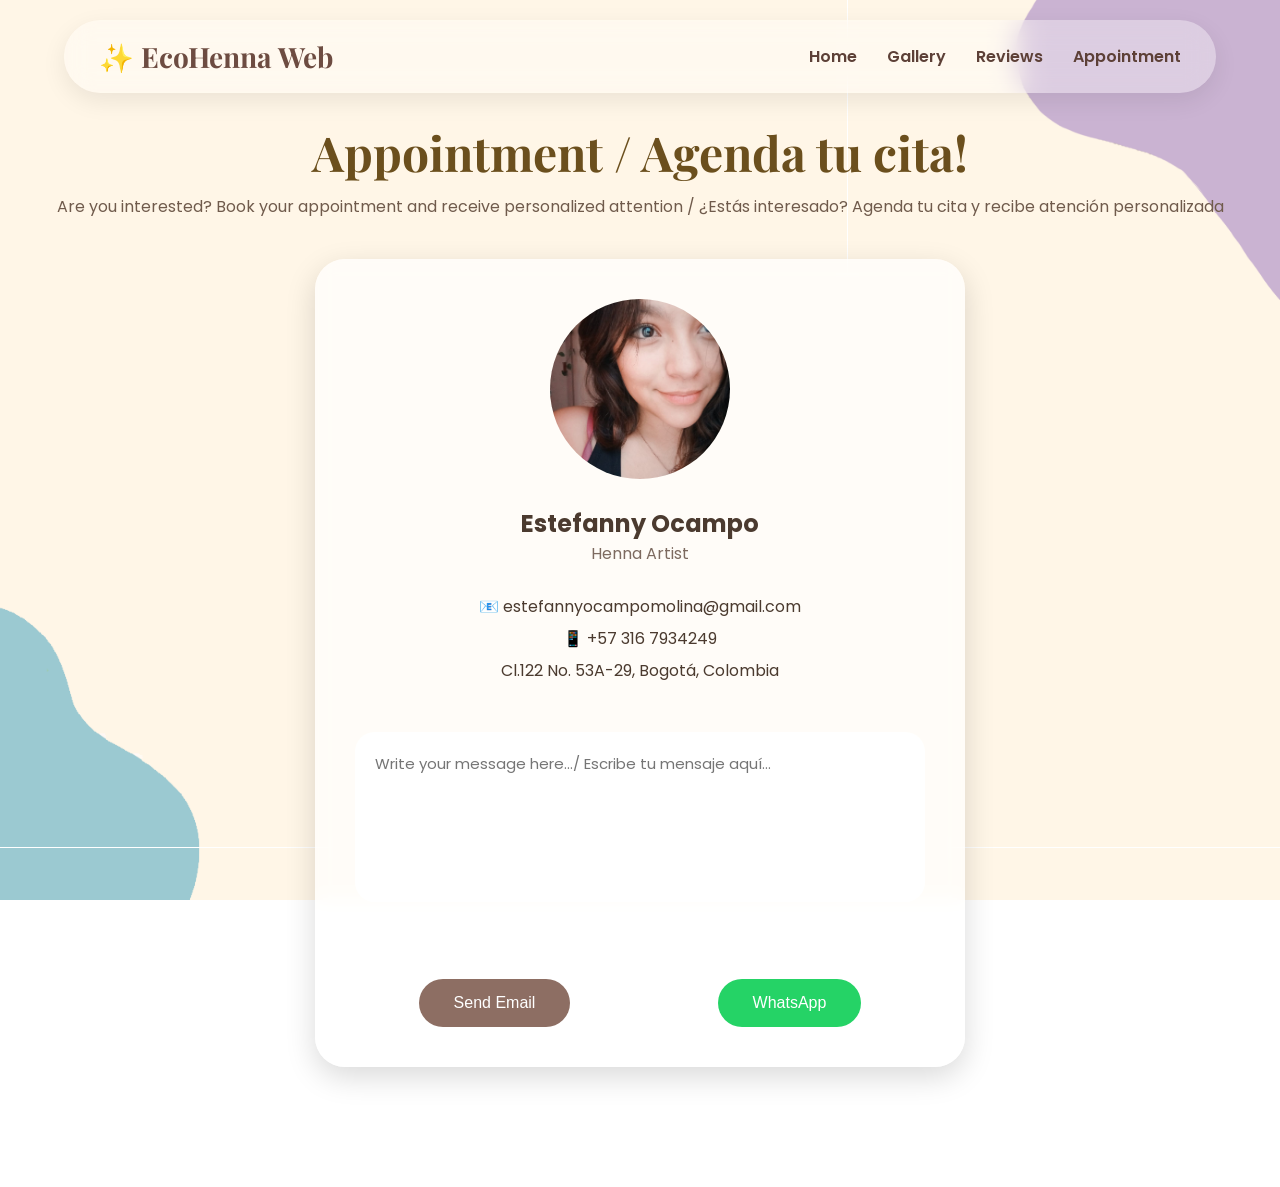
<file: appointment.html>
<!DOCTYPE html>
<html lang="en">

<head>

    <meta charset="UTF-8">
    <meta name="viewport" content="width=device-width, initial-scale=1.0">

    <title>Heena | Appointment</title>

    <link rel="stylesheet" href="css/style.css">

    <link href="https://fonts.googleapis.com/css2?family=Playfair+Display:wght@700&family=Poppins:wght@400;500&display=swap" rel="stylesheet">

</head>

<body>
    <nav class="navbar">

    <a href="index.html" class="logo">
        ✨ EcoHenna Web
    </a>

    <div class="navLinks">

        <a href="index.html">Home</a>

        <a href="gallery.html">Gallery</a>

        <a href="reviews.html">Reviews</a>

        <a href="appointment.html">Appointment</a>

    </div>

</nav>

    <div class="background"></div>

    <main class="container">

        <h1>Appointment / Agenda tu cita!</h1>

        <p class="hint">
           Are you interested? Book your appointment and receive personalized attention / ¿Estás interesado? Agenda tu cita y recibe atención personalizada


        </p>

        <div class="contactCard">

            <img src="assets/profile.png" class="profileImage">

            <h2>Estefanny Ocampo</h2>

            <p class="role">
                Henna Artist
            </p>

            <div class="contactInfo">

                <p>
                    📧 estefannyocampomolina@gmail.com

                </p>

                <p>
                    📱 +57 316 7934249
                </p>

                <p>
                    Cl.122 No. 53A-29, Bogotá, Colombia

                </p>

            </div>

            <textarea
                id="emailMessage"
                placeholder="Write your message here.../ Escribe tu mensaje aquí..."></textarea
            ></textarea>

            <div class="contactButtons">

                <button class="galleryButton"
                        onclick="sendEmail()">

                    Send Email

                </button>

                <button class="galleryButton whatsappButton"
                        onclick="openWhatsApp()">

                    WhatsApp

                </button>

            </div>

        </div>

    </main>

    <script src="js/script.js"></script>

</body>

</html>
</file>
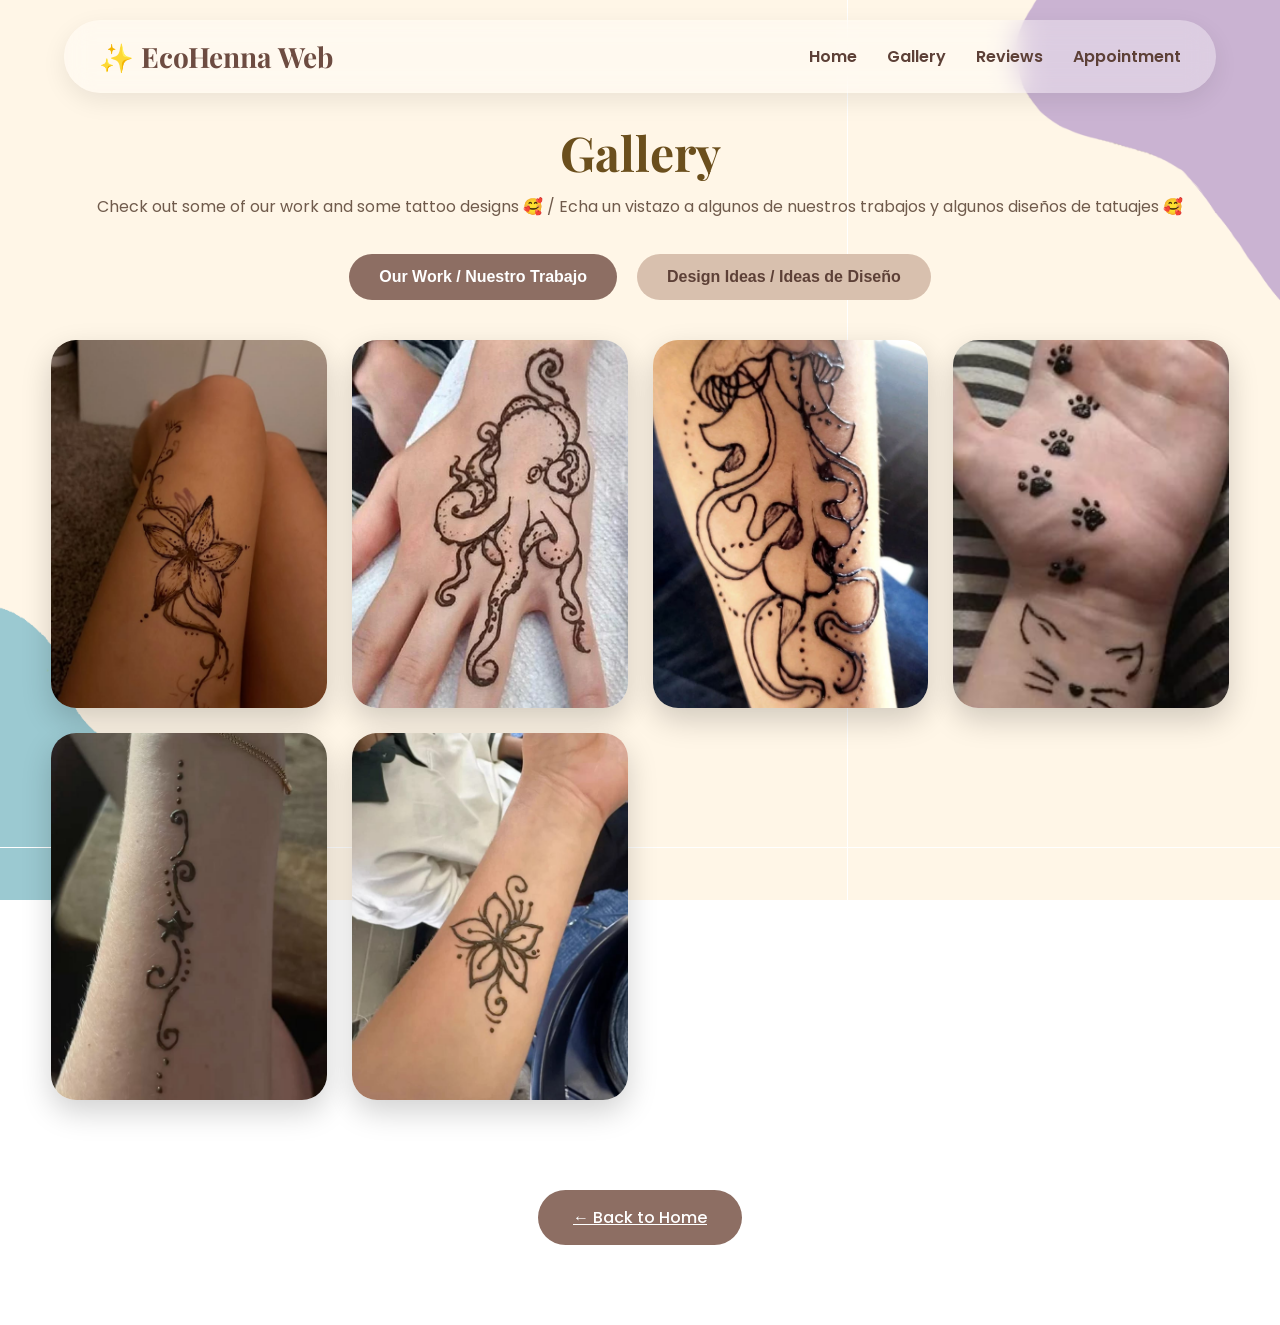
<file: gallery.html>
<!DOCTYPE html>
<html lang="en">

<head>

    <meta charset="UTF-8">
    <meta name="viewport" content="width=device-width, initial-scale=1.0">

    <title>Heena | Gallery / Galería  </title>

    <link rel="stylesheet" href="css/style.css">

    <link href="https://fonts.googleapis.com/css2?family=Playfair+Display:wght@700&family=Poppins:wght@400;500&display=swap" rel="stylesheet">

</head>

<body>
    <nav class="navbar">

    <a href="index.html" class="logo">
        ✨ EcoHenna Web
    </a>

    <div class="navLinks">

        <a href="index.html">Home</a>

        <a href="gallery.html">Gallery</a>

        <a href="reviews.html">Reviews</a>

        <a href="appointment.html">Appointment</a>

    </div>

</nav>

    <!-- Fondo -->
    <div class="background"></div>

    <main class="container">

        <h1>Gallery</h1>

        <p class="hint">
            Check out some of our work and some tattoo designs 🥰
            / Echa un vistazo a algunos de nuestros trabajos y algunos diseños de tatuajes 🥰
        </p>

        <!-- Botones -->

        <div class="galleryTabs">

            <button class="tab active"
                    onclick="showGallery('work', this)">
                Our Work / Nuestro Trabajo
            </button>

            <button class="tab"
                    onclick="showGallery('designs', this)">
                Design Ideas / Ideas de Diseño
            </button>

        </div>

        <!-- Aquí aparecerán las imágenes -->

        <div class="galleryGrid" id="galleryGrid">

        </div>

        <div class="buttons">

            <a href="index.html" class="galleryButton">
                ← Back to Home
            </a>

        </div>

    </main>

    <!-- Imagen ampliada -->

    <div id="viewer" class="viewer" onclick="closeImage()">

        <img id="viewerImg">

    </div>

    <script src="js/script.js"></script>

</body>

</html>
</file>
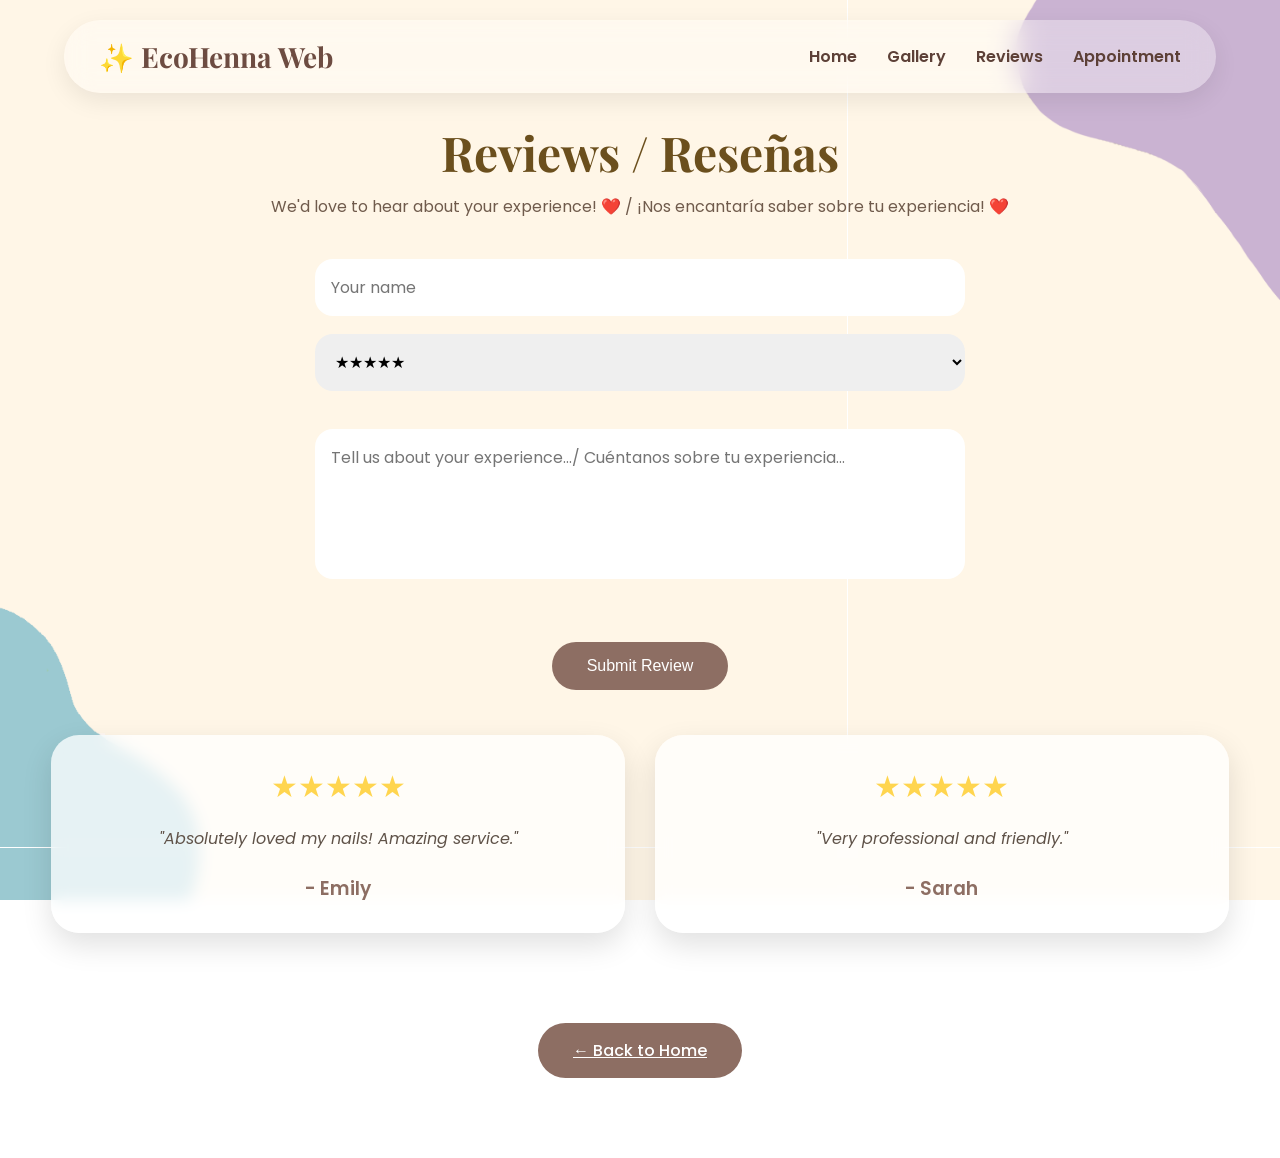
<file: reviews.html>
<!DOCTYPE html>
<html lang="en">

<head>

    <meta charset="UTF-8">
    <meta name="viewport" content="width=device-width, initial-scale=1.0">

    <title>Heena | Reviews</title>

    <link rel="stylesheet" href="css/style.css">

    <link href="https://fonts.googleapis.com/css2?family=Playfair+Display:wght@700&family=Poppins:wght@400;500&display=swap" rel="stylesheet">

</head>

<body>
    <nav class="navbar">

    <a href="index.html" class="logo">
        ✨ EcoHenna Web
    </a>

    <div class="navLinks">

        <a href="index.html">Home</a>

        <a href="gallery.html">Gallery</a>

        <a href="reviews.html">Reviews</a>

        <a href="appointment.html">Appointment</a>

    </div>

</nav>

<div class="background"></div>

<main class="container">

    <h1>Reviews / Reseñas</h1>

    <p class="hint">
        We'd love to hear about your experience! ❤️ /
        ¡Nos encantaría saber sobre tu experiencia! ❤️

    </p>

    <div class="reviewForm">

        <input
            type="text"
            id="reviewName"
            placeholder="Your name">

        <select id="reviewStars">

            <option value="★★★★★">★★★★★</option>
            <option value="★★★★☆">★★★★☆</option>
            <option value="★★★☆☆">★★★☆☆</option>
            <option value="★★☆☆☆">★★☆☆☆</option>
            <option value="★☆☆☆☆">★☆☆☆☆</option>

        </select>

        <textarea
            id="reviewMessage"
            placeholder="Tell us about your experience.../ Cuéntanos sobre tu experiencia..."></textarea>

        <button
            class="galleryButton"
            onclick="addReview()">

            Submit Review

        </button>

    </div>

    <div
        class="reviewsGrid"
        id="reviewsContainer">

    </div>

    <div class="buttons">

        <a
            href="index.html"
            class="galleryButton">

            ← Back to Home

        </a>

    </div>

</main>

<script src="js/script.js"></script>

</body>

</html>
</file>
<file: css/style.css>
/* ===========================
   HEENA
   style.css
=========================== */

*{
    margin:0;
    padding:0;
    box-sizing:border-box;
}

html{
    scroll-behavior:smooth;
}

body{

    font-family:'Poppins',sans-serif;
    overflow-x:hidden;
    min-height:100vh;
    position:relative;
    color:#4b3a2f;

}

/* ===========================
        FONDO
=========================== */

/* ===========================
        FONDO
=========================== */

.background{

    position:fixed;

    inset:0;

    background-image:url("../assets/background.png");

    background-size:cover;

    background-position:center;

    background-repeat:no-repeat;

    z-index:-2;

}

.background::after{

    content:"";

    position:absolute;

    inset:0;

    background:rgba(255,255,255,.25);

    backdrop-filter:blur(0px);

}
/* ===========================
      CONTENEDOR
=========================== */

.container{

    width:min(1200px,92%);
    margin:auto;

    padding:45px 0 80px;
    padding-top:120px;

}

/* ===========================
      TITULOS
=========================== */

h1{

    font-family:"Playfair Display",serif;

    text-align:center;

    font-size:3rem;

    color:#6b4f1d;

    margin-bottom:10px;

}

.hint{

    text-align:center;

    margin-bottom:35px;

    color:#705b4c;

}

/* ===========================
      CARRUSEL
=========================== */

.carousel{

    display:flex;
    align-items:center;
    justify-content:center;
    gap:20px;

}

.carousel-track{

    display:flex;
    gap:20px;

    width:min(860px, calc(260px * 3 + 40px));

    overflow:hidden;

    scroll-behavior:smooth;

}

.carousel-track::-webkit-scrollbar{

    display:none;

}

/* ===========================
      IMAGENES
=========================== */

.carousel img{

    min-width:260px;

    width:260px;

    height:360px;

    object-fit:cover;

    border-radius:28px;

}

.carousel img:hover{

    transform:translateY(-8px) scale(1.03);

}

/* ===========================
      FLECHAS
=========================== */

.arrow{

    width:55px;

    height:55px;

    border:none;

    border-radius:50%;

    font-size:22px;

    cursor:pointer;

    color:white;

    background:#8d6e63;

    transition:.25s;

}

.arrow:hover{

    background:#6d4c41;

    transform:scale(1.08);

}

/* ===========================
      BOTON
=========================== */

.galleryButton{

    display:block;

    margin:45px auto 0;

    border:none;

    cursor:pointer;

    padding:15px 35px;

    border-radius:999px;

    background:#8d6e63;

    color:white;

    font-size:16px;

    transition:.3s;

    font-weight:500;

}

.galleryButton:hover{

    transform:translateY(-3px);

    background:#6d4c41;

}

/* ===========================
      VISOR
=========================== */

.viewer{

    position:fixed;

    inset:0;

    background:rgba(0,0,0,.8);

    display:none;

    justify-content:center;

    align-items:center;

    z-index:999;

}

.viewer img{

    width:min(90%,850px);

    border-radius:25px;

    box-shadow:0 0 35px rgba(0,0,0,.45);

}

/* ===========================
      ANIMACIONES
=========================== */

.container{

    animation:fade .8s;

}

@keyframes fade{

    from{

        opacity:0;

        transform:translateY(25px);

    }

    to{

        opacity:1;

        transform:none;

    }

}
/* ===========================
        GALLERY PAGE
=========================== */

.galleryGrid{

    display:grid;

    grid-template-columns:repeat(auto-fit,minmax(260px,1fr));

    gap:25px;

    margin-top:40px;

}

.galleryGrid img{

    width:100%;

    aspect-ratio:3/4;

    object-fit:cover;

    border-radius:25px;

    cursor:pointer;

    transition:.35s;

    box-shadow:0 12px 30px rgba(0,0,0,.18);

}

.galleryGrid img:hover{

    transform:translateY(-8px) scale(1.03);

}

.buttons{

    display:flex;

    justify-content:center;

    margin-top:45px;

}
@media (max-width:900px){

    .carousel-track{

        width:560px;

    }

}

@media (max-width:650px){

    .carousel-track{

        width:260px;

    }

}
/* ===========================
        GALLERY TABS
=========================== */

.galleryTabs{

    display:flex;

    justify-content:center;

    gap:20px;

    margin:35px 0;

}

.tab{

    border:none;

    padding:14px 30px;

    border-radius:40px;

    background:#d8c0ae;

    color:#5d4037;

    cursor:pointer;

    font-size:16px;

    transition:.3s;

    font-weight:600;

}

.tab:hover{

    transform:translateY(-2px);

}

.tab.active{

    background:#8d6e63;

    color:white;

}

/* ===========================
      APPOINTMENT
=========================== */

.contactCard{

    max-width:650px;

    margin:40px auto;

    padding:40px;

    border-radius:30px;

    background:rgba(255,255,255,.70);

    backdrop-filter:blur(10px);

    text-align:center;

    box-shadow:0 10px 30px rgba(0,0,0,.15);

}

.profileImage{

    width:180px;

    height:180px;

    object-fit:cover;

    border-radius:50%;

    margin-bottom:20px;

}

.role{

    color:#7d6a60;

    margin-bottom:20px;

}

.contactInfo{

    margin:25px 0;

    line-height:2;

}

textarea{

    width:100%;

    min-height:170px;

    resize:none;

    border:none;

    border-radius:20px;

    padding:20px;

    font-size:15px;

    font-family:Poppins,sans-serif;

    margin-top:20px;

    outline:none;

}

.contactButtons{

    display:flex;

    justify-content:center;

    gap:20px;

    margin-top:25px;

    flex-wrap:wrap;

}

.whatsappButton{

    background:#25D366;

}

.whatsappButton:hover{

    background:#1faa52;

}

/* ===========================
        REVIEWS
=========================== */

.reviewsGrid{

    display:grid;

    grid-template-columns:repeat(auto-fit,minmax(320px,1fr));

    gap:30px;

    margin-top:45px;

}

.reviewCard{

    background:rgba(255,255,255,.75);

    backdrop-filter:blur(8px);

    border-radius:28px;

    padding:30px;

    text-align:center;

    box-shadow:0 12px 30px rgba(0,0,0,.12);

    transition:.3s;

}

.reviewCard:hover{

    transform:translateY(-8px);

}

.stars{

    font-size:30px;

    color:#FFD54F;

    margin-bottom:15px;

}

.reviewText{

    font-style:italic;

    color:#5f5248;

    line-height:1.8;

    margin-bottom:20px;

}

.reviewCard h3{

    color:#8d6e63;

    font-weight:600;

}

/* ===========================
        REVIEW FORM
=========================== */

.reviewForm{

    max-width:650px;

    margin:40px auto;

    display:flex;

    flex-direction:column;

    gap:18px;

}

.reviewForm input,
.reviewForm select,
.reviewForm textarea{

    border:none;

    border-radius:18px;

    padding:16px;

    font-size:16px;

    font-family:Poppins,sans-serif;

    outline:none;

}

.reviewForm textarea{

    min-height:150px;

    resize:none;

}

/* ===========================
        NAVBAR
=========================== */

.navbar{

    position:fixed;

    top:20px;

    left:50%;

    transform:translateX(-50%);

    width:90%;

    max-width:1200px;

    display:flex;

    justify-content:space-between;

    align-items:center;

    padding:18px 35px;

    border-radius:50px;

    background:rgba(255,255,255,.35);

    backdrop-filter:blur(14px);

    box-shadow:0 8px 25px rgba(0,0,0,.08);

    z-index:999;

}

.logo{

    text-decoration:none;

    color:#6d4c41;

    font-size:28px;

    font-family:"Playfair Display", serif;

    font-weight:bold;

}

.navLinks{

    display:flex;

    gap:30px;

}

.navLinks a{

    text-decoration:none;

    color:#5d4037;

    font-weight:600;

    transition:.3s;

}

.navLinks a:hover{

    color:#a67c6b;

}
/* ===========================
      HOME SECTIONS
=========================== */

/* ===========================
      MISSION & VISION
=========================== */

/* ===========================
        TUTORIAL
=========================== */

.tutorialSection{

    max-width:900px;

    margin:60px auto;

    text-align:center;

}

.tutorialSection h2{

    font-size:34px;

    margin-bottom:15px;

    color:#5d4037;

    font-family:"Playfair Display", serif;

}

.tutorialText{

    max-width:700px;

    margin:0 auto 25px auto;

    line-height:1.8;

    color:#6a584f;

    font-size:16px;

}

.tutorialVideo{

    display:block;

    width:100%;

    max-width:700px;

    margin:0 auto;

    border-radius:25px;

    box-shadow:0 10px 25px rgba(0,0,0,.15);

}


/* ===========================
      MISSION & VISION
=========================== */

.infoSection{

    max-width:750px;

    margin:50px auto;

    padding:35px;

    background:rgba(255,255,255,.55);

    backdrop-filter:blur(8px);

    border-radius:25px;

    box-shadow:0 8px 20px rgba(0,0,0,.08);

    text-align:center;

}

.infoSection h2{

    font-size:32px;

    margin-bottom:18px;

    color:#5d4037;

    font-family:"Playfair Display", serif;

}

.infoSection p{

    max-width:600px;

    margin:0 auto;

    line-height:1.8;

    color:#6a584f;

    font-size:16px;

}

.tutorialVideo{

    width:100%;

    max-width:720px;

    border-radius:25px;

    box-shadow:0 10px 25px rgba(0,0,0,.15);

}

.sectionSpacer{

    height:80px;

}
</file>
